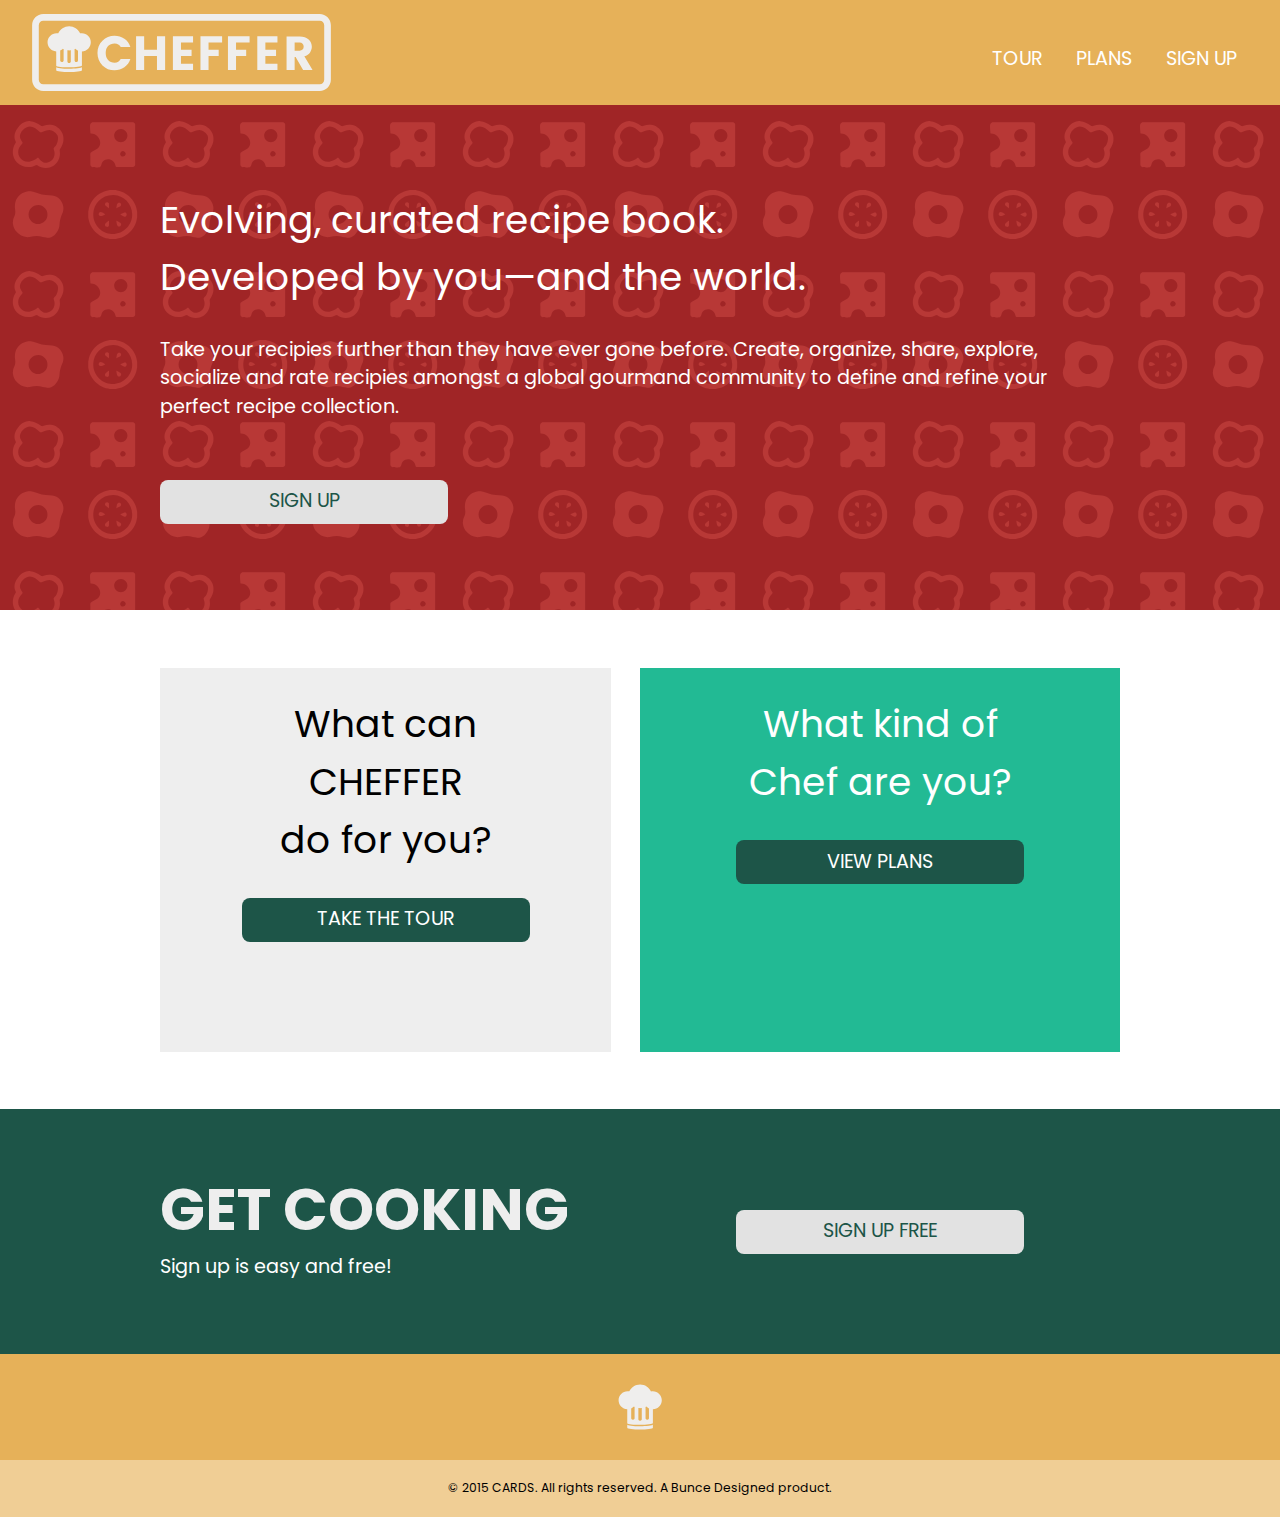
<file: index.html>
<!DOCTYPE html>
<html lang="en-ca">
<head>
	<meta charset="utf-8">
	<title>Cards Homepage</title>
	<meta name="handheldfriendly" content="true">
	<meta name="mobileoptimized" content="240">
	<meta name="viewport" content="width=device-width,initial-scale=1">
	<link href='https://fonts.googleapis.com/css?family=Poppins:400,700' rel='stylesheet' type='text/css'>
	<link href="css/modules.css" rel="stylesheet">
	<link href="css/grid.css" rel="stylesheet">
	<link href="css/type.css" rel="stylesheet">
	<link href="css/main.css" rel="stylesheet">
	<link href="css/color.css" rel="stylesheet">
</head>
<body class="">

<ul class="skip-links">
	<li><a href="#main">Skip to main content</a></li>
	<li><a href="#nav">Skip to navigation</a></li>
	<li><a href="#signup-bucket">Skip to sign up</a></li>
</ul>


<!-- nav -->
<header class="bg-yellow gutter pad-b-1-2 pad-t-1-2">
	<div class="grid grid-middle">
		<div class="unit  xs-1-4 s-1-4 m-1-4 l-1-4">
			<div class="embed embed--4by1">
				<a href="index.html"><img class="embed__item" src="images/logo-reversed.svg" alt=""></a>
			</div>
		</div>
		<nav class="unit xs-3-4 s-3-4 m-3-4 l-3-4" id="nav" role="navigation">
			<ol class="list-group list-group--inline pad-t-1-2 push-none text-right">
				<li><a class="icon-link white island-1-2" href="tour.html">TOUR</a></li>
				<li><a class="icon-link white island-1-2" href="plans.html">PLANS</a></li>
				<li><a class="icon-link white island-1-2 s-hide" href="signup.html">SIGN UP</a></li>
			</ol>
		</nav>
	</div>	
</header>

<main>

<!-- hero banner -->
	<section class="island banner white gradient">
		<div class="grid l-wrap">
			<div class="unit xs-1 s-1 m-1 l-1 tera">
				<p class="l-wrap pad-t-2">Evolving, curated recipe book.<span class="block">Developed by you—and the world.</span><p>
			</div>
			<div class="l-wrap">
				<div class="unit xs-1 s-1 m-1 l-1 l-wrap">
					<p class="push-2">Take your recipies further than they have ever gone before. Create, organize, share, explore, socialize and rate recipies amongst a global gourmand community to define and refine your perfect recipe collection.</p>
				</div>
				<div class="unit xs-1 s-1 m-1 l-1-3">
					<div class="grid" id="main">
						<div class="unit unit-xs-centered xs-1 s-1 m-1 l-1">
							<a class="btn btn--light push-2 d-green" href="signup.html">SIGN UP</a>
						</div>
					</div>
				</div>	
			</div>
		</div>
	</section>

<!-- buckets -->
	<section class="grid l-wrap">
		<div class="unit xs-1 s-1 m-1-2 l-1-2 text-center">
			<div class="bg-smoke bucket bucket--left">	
				<p class="pad-t tera">What can<span class="block">CHEFFER</span>do for you?</p>
				<a class="btn push bg-d-green" href="tour.html">TAKE THE TOUR</a>
			</div>		
		</div>
		<div class="unit xs-1 s-1 m-1-2 l-1-2 text-center">
			<div class="bg-l-green bucket">
				<p class="pad-t white tera">What kind of<span class="block">Chef are you?</span></p>
				<a class="btn push bg-d-green" href="plans.html">VIEW PLANS</a>
			</div>
		</div>
	</section>

<!-- prefooter -->
	<section class="bg-d-green island-2 prefooter" id="signup-bucket">
		<div class="grid grid-middle l-wrap">
			<div class="unit xs-1 s-1 m-1-2 l-1-2 ">
				<h2 class="push-0 exa smoke">GET COOKING</h2>
				<p class="push-1-2 white">Sign up is easy and free!</p>
			</div>
			<div class="unit xs-1 s-1 m-1-2 l-1-2 gutter-1-2 text-center">
				<a class="btn btn--light d-green" href="free-signup.html">SIGN UP FREE</a>
			</div>
		</div>
	</section>
</main>


<footer class="bg-yellow">
	<div class="grid">
		<div class="unit text-center xs-1 island">
			<a href="index.html"><img class="icon i--48 img-flex" src="images/logo-icon-reversed.svg" alt="back to top"></a>
		</div>
		<aside class="unit xs-1 bg-l-yellow island-1-2 text-center micro">© 2015 CARDS. All rights reserved. A Bunce Designed product.</aside>
	</div>
</footer>


</body>
</html>
</file>
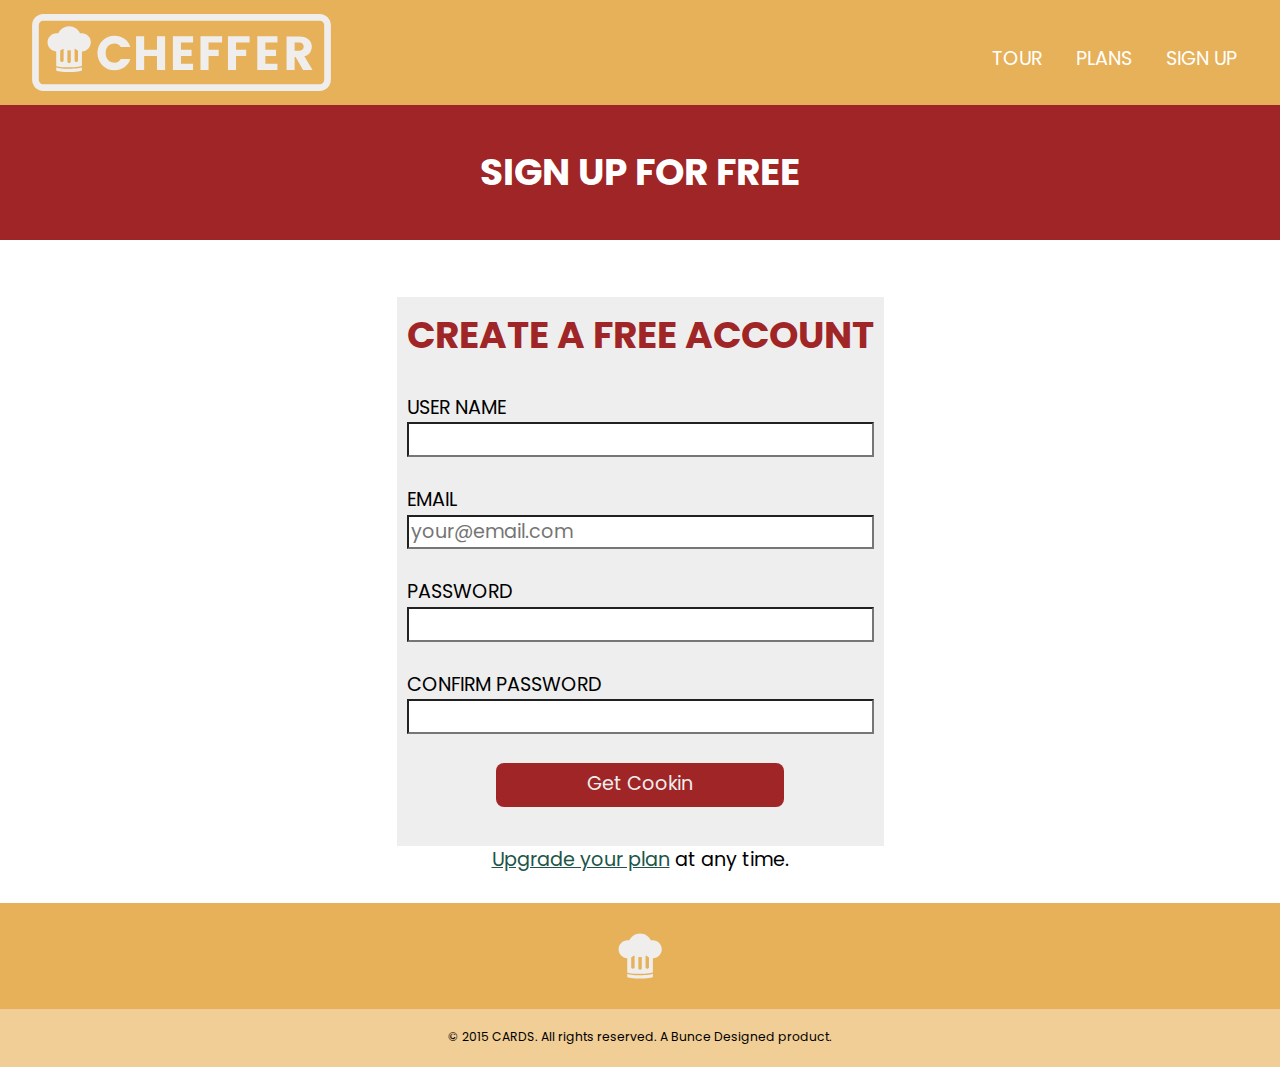
<file: free-signup.html>
<!DOCTYPE html>
<html lang="en-ca">
<head>
	<meta charset="utf-8">
	<title>Cards Free Signup</title>
	<meta name="handheldfriendly" content="true">
	<meta name="mobileoptimized" content="240">
	<meta name="viewport" content="width=device-width,initial-scale=1">
	<link href='https://fonts.googleapis.com/css?family=Poppins:400,700' rel='stylesheet' type='text/css'>
	<link href="css/modules.css" rel="stylesheet">
	<link href="css/grid.css" rel="stylesheet">
	<link href="css/type.css" rel="stylesheet">
	<link href="css/main.css" rel="stylesheet">
	<link href="css/color.css" rel="stylesheet">
</head>

<body>

<ul class="skip-links">
	<li><a href="#nav">Skip to navigation</a></li>
	<li><a href="#main">Skip to main content</a></li>
</ul>

<!-- nav -->
<header class="bg-yellow gutter pad-b-1-2 pad-t-1-2">
	<div class="grid grid-middle">
		<div class="unit  xs-1-4 s-1-4 m-1-4 l-1-4">
			<div class="embed embed--4by1">
				<a href="index.html" aria-label="Back to Homepage"><img class="embed__item" src="images/logo-reversed.svg" alt=""></a>
			</div>
		</div>
		<nav class="unit xs-3-4 s-3-4 m-3-4 l-3-4" id="nav" role="navigation">
			<ol class="list-group list-group--inline pad-t-1-2 push-none text-right">
				<li><a class="icon-link white island-1-2" href="tour.html">TOUR</a></li>
				<li><a class="icon-link white island-1-2" href="plans.html">PLANS</a></li>
				<li><a class="icon-link white island-1-2 s-hide" href="signup.html">SIGN UP</a></li>
			</ol>
		</nav>
	</div>	
</header>

	<main class="grid" role="main" id="main">
	
			<div class="unit xs-1 s-1 m-1 l-1 text-center bg-d-red pad-t header push-2" role="banner">
				<p class="white tera push-0">SIGN UP FOR FREE</p>
			</div>

			<div class="unit unit-xs-centered">
				<form class="grid bg-smoke m-wrap push">
					<h1 class="unit xs-1 tera d-red text-center">CREATE A FREE ACCOUNT</h1>

					<div class="unit xs-1 s-1 m-1 l-1">
						<label for="user-name">USER NAME</label>
						<input class="push text-input bg-white" type="text" id="user-name">
					</div>

					<div class="unit xs-1 s-1 m-1 l-1">
						<label for="email">EMAIL</label>
						<input class="push text-input bg-white" type="email" id="email" placeholder="your@email.com">
					</div>

					<div class="unit xs-1 s-1 m-1 l-1">
						<label for="password">PASSWORD</label>
						<input class="push text-input bg-white" type="password" id="password">
					</div>

					<div class="unit xs-1 s-1 m-1 l-1">
						<label for="confirm-password">CONFIRM PASSWORD</label>
						<input class="push text-input bg-white" type="password" id="confirm-password">
					</div>

					<div class="unit xs-1 s-1 m-1 l-1 text-center ">
						<button class="btn bg-d-red smoke push" type="submit">Get Cookin</button>
					</div>
				</form>
			</div>

			<p class="unit xs-1 s-1 m-1 l-1 text-center"><a href="signup.html" aria-label="Go to Premium Sign up Page">Upgrade your plan</a> at any time.</p> 
	</main>

	<footer class="bg-yellow" role="contentinfo">
		<div class="grid">
			<div class="unit text-center xs-1 island">
				<a href="index.html" aria-label="Back to Top"><img class="icon i--48 img-flex" src="images/logo-icon-reversed.svg" alt="back to top"></a>
			</div>
			<aside class="unit xs-1 bg-l-yellow island-1-2 text-center micro">© 2015 CARDS. All rights reserved. A Bunce Designed product.</aside>
		</div>
	</footer>
  
</body>
</html>
</file>
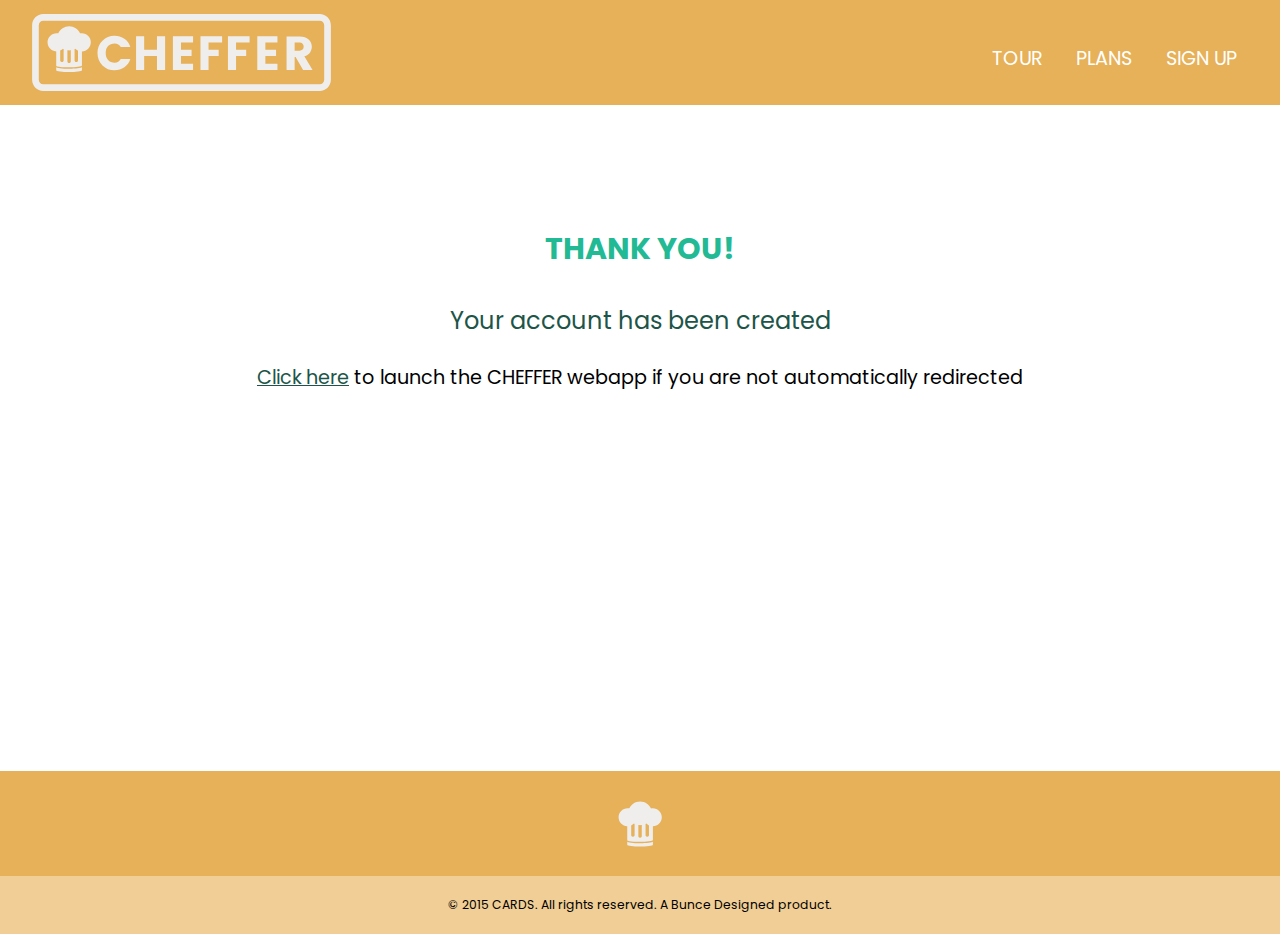
<file: thankyou.html>
<!DOCTYPE html>
<html lang="en-ca">
<head>
  <meta charset="utf-8">
	<title>CHEFFER thank you!</title>
	<meta name="handheldfriendly" content="true">
	<meta name="mobileoptimized" content="240">
	<meta name="viewport" content="width=device-width,initial-scale=1">
	<link href='https://fonts.googleapis.com/css?family=Poppins:400,700' rel='stylesheet' type='text/css'>
	<link href="css/modules.css" rel="stylesheet">
	<link href="css/grid.css" rel="stylesheet">
	<link href="css/type.css" rel="stylesheet">
	<link href="css/main.css" rel="stylesheet">
	<link href="css/color.css" rel="stylesheet">
</head>


<body>

<!-- nav -->
<header class="bg-yellow gutter pad-b-1-2 pad-t-1-2 push-2">
	<div class="grid grid-middle">
		<div class="unit  xs-1-4 s-1-4 m-1-4 l-1-4">
			<div class="embed embed--4by1">
				<a href="index.html"><img class="embed__item" src="images/logo-reversed.svg" alt=""></a>
			</div>
		</div>
		<nav class="unit xs-3-4 s-3-4 m-3-4 l-3-4" id="nav" role="navigation">
			<ol class="list-group list-group--inline pad-t-1-2 push-none text-right">
				<li><a class="icon-link white island-1-2" href="tour.html">TOUR</a></li>
				<li><a class="icon-link white island-1-2" href="plans.html">PLANS</a></li>
				<li><a class="icon-link white island-1-2 s-hide" href="signup.html">SIGN UP</a></li>
			</ol>
		</nav>
	</div>
</header>

<main class="grid text-center">
	<h1 class="unit xs-1 s-1 m-1 l-1 giga l-green pad-t-2">THANK YOU!</h1>
	<p class="unit xs-1 s-1 m-1 l-1 mega d-green">Your account has been created</p>
	<p class="unit xs-1 s-1 m-1 l-1 push-0"><a href="#">Click here</a> to launch the CHEFFER webapp if you are not automatically redirected</p>
	<div class="unit xs-1 s-1 m-1 l-1 push-2 pad-t-0">
		<div class="embed embed--4by1 xs-wrap">
			<img class="embed__item push-2" src="images/logo.svg" alt="">
		</div>
	</div>
</main>	

<footer class="bg-yellow">
	<div class="grid">
		<div class="unit text-center xs-1 island">
			<a href="index.html"><img class="icon i--48 img-flex" src="images/logo-icon-reversed.svg" alt="back to top"></a>
		</div>
		<aside class="unit xs-1 bg-l-yellow island-1-2 text-center micro">© 2015 CARDS. All rights reserved. A Bunce Designed product.</aside>
	</div>
</footer>
  
</body>
</html>
</file>
<file: css/modules.css>
/*!
 * Modulifier || Code released under the UNLICENSE
 * Code under other copyrights & licenses listed below.
 * http://modulifier.web-dev.tools/#responsive;images;list-group;embed;media-object;icons;hidden;positioning;buttons;forms;accessibility;print
 */

@-moz-viewport { width: device-width; scale: 1; }
@-ms-viewport { width: device-width; scale: 1; }
@-o-viewport { width: device-width; scale: 1; }
@-webkit-viewport { width: device-width; scale: 1; }
@viewport { width: device-width; scale: 1; }

html {
  box-sizing: border-box;
  -moz-text-size-adjust: 100%;
  -ms-text-size-adjust: 100%;
  -webkit-text-size-adjust: 100%;
  text-size-adjust: 100%;
}

*, *::before, *::after {
  box-sizing: inherit;
}

body {
  margin: 0;
}

article, aside, details, figcaption, figure,
footer, header, main, menu, nav, section, summary {
  display: block;
}

audio, canvas, progress, video {
  display: inline-block;
  vertical-align: baseline;
}

template {
  display: none;
}

img {
  border: 0;
}

.img-flex {
  display: block;
  width: 100%;
}

svg:not(:root) {
  overflow: hidden;
}

svg {
  fill: currentColor;
  stroke: currentColor;
}

.image-replacement, .ir {
  overflow: hidden;
  direction: ltr;
  text-align: left;
  text-indent: 100%;
  white-space: nowrap;
}

.list-group {
  padding-left: 0;
  list-style-type: none;
}

.list-group > dd {
  margin-left: 0;
}

.list-group--inline::before,
.list-group--inline::after {
  content: "";
  display: table;
}

.list-group--inline::after {
  clear: both;
}

.list-group--inline > li {
  display: inline-block;
}

.list-group--inline > dt {
  clear: left;
  float: left;
  width: 11em;
}

.list-group--inline > dd {
  float: left;
  min-width: 12em;
}

.embed {
  margin-left: 0;
  margin-right: 0;
  overflow: hidden;
  position: relative;
  width: 100%;
}

.embed--1by1 {
  padding-top: 100%; /* Square */
}

.embed--4by3 {
  padding-top: 75%; /* Traditional TV/computer screens */
}

.embed--2by1 {
  padding-top: 50%; /*custom*/
}

.embed--iso216 {
  padding-top: 70.92%; /* A-standard paper sizes */
}

.embed--3by2 {
  padding-top: 66.6%; /* Classic 35 mm film & most digital photos, landscape */
}

.embed--2by3 {
  padding-top: 150%; /* Classic 35 mm film & most digital photos, portrait */
}

.embed--golden {
  padding-top: 61.8%; /* The Golden Ratio */
}

.embed--16by9 {
  padding-top: 56.25%; /* HD TV */
}

.embed--185by100 {
  padding-top: 54.05%; /* Common widescreen cinema */
}

.embed--24by10 {
  padding-top: 41.667%; /* Widescreen cinema: 2.4:1 */;
}

.embed--3by1 {
  padding-top: 33.3333%; /* Panorama photos */
}

.embed--4by1 {
  padding-top: 25%; /* Polyvision */
}

.embed__item {
  height: 100%;
  left: 0;
  position: absolute;
  top: 0;
  width: 100%;
}

.media {
  overflow: hidden;
}

.media__img {
  float: left;
}

.media__img--reversed {
  float: right;
}

.media__img--stacked {
  float: none;
}

.media__body {
  overflow: hidden;
  min-width: 12em; /* Slightly less than 200px, responsiveness built in */
}

.icon {
  display: inline-block;
  position: relative;
  background: transparent none no-repeat center center;
  background-size: contain;
  vertical-align: middle;
}

.i--16 {
  height: 16px;
  width: 16px;
}

.i--18 {
  height: 18px;
  width: 18px;
}

.i--24 {
  height: 24px;
  width: 24px;
}

.i--32 {
  height: 32px;
  width: 32px;
}

.i--48 {
  height: 48px;
  width: 48px;
}

.i--64 {
  height: 64px;
  width: 64px;
}

.i--90 {
  height: 90px;
  width: 90px;
}

.icon svg {
  left: 0;
  height: 100%;
  position: absolute;
  top: 0;
  width: 100%;
}

.icon-label {
  vertical-align: middle;
}

.icon-link, .icon-link:hover {
  text-decoration: none;
}

[hidden], .hidden {
  display: none;
  visibility: hidden;
}

.visually-hidden {
  height: 1px;
  margin: -1px;
  overflow: hidden;
  padding: 0;
  position: absolute;
  width: 1px;
  border: 0;
  clip: rect(0 0 0 0);
}

.visually-hidden.focusable:active, .visually-hidden.focusable:focus {
  height: auto;
  margin: 0;
  overflow: visible;
  position: static;
  width: auto;
  clip: auto;
}

.invisible {
  visibility: hidden;
}

.truncate {
  max-width: 100%;
  overflow: hidden;
  width: 100%;
  text-overflow: ellipsis;
  white-space: nowrap;
}

.scrollable {
  max-width: 100%;
  overflow-x: auto;
  overflow-y: hidden;
  -webkit-overflow-scrolling: touch;
}

.center {
  margin-left: auto;
  margin-right: auto;
}

.clearfix::before, .clearfix::after {
  content: "";
  display: table;
}

.clearfix::after {
  clear: both;
}

.left {
  float: left;
}

.right {
  float: right;
}

.inline {
  display: inline;
}

.block {
  display: block;
}

.inline-block, .ib {
  display: inline-block;
}

.valign-top {
  vertical-align: top;
}

.valign-bottom {
  vertical-align: bottom;
}

.valign-middle {
  vertical-align: middle;
}

.fixed {
  position: fixed;
}

.relative {
  position: relative;
}

.absolute {
  position: absolute;
}

.static {
  position: static;
}

.zindex-1 {
  z-index: 1;
}

.zindex-2 {
  z-index: 2;
}

.zindex-3 {
  z-index: 3;
}

.pin-top-left, .pin-tl {
  top: 0;
  left: 0;
}

.pin-top-right, .pin-tr {
  top: 0;
  right: 0;
}

.pin-bottom-left, .pin-bl {
  bottom: 0;
  left: 0;
}

.pin-bottom-right, .pin-br {
  bottom: 0;
  right: 0;
}

.width-quarter, .w-1-4 {
  width: 25%;
}

.width-half, .w-1-2 {
  width: 50%;
}

.width-full, .w-1 {
  width: 100%;
}

.link-box {
  display: block;
  text-decoration: none;
}

.btn {
  display: inline-block;
  padding: 0.375em 0.75em 0.42em;
  background-color: #333;
  border-radius: 8px;
  border: 0;
  color: #fff;
  text-decoration: none;
  width: 15rem;
  text-align: center;
}


.btn:hover {
  background-color: #000;
  color: #fff;
}

.btn--light {
  background-color: #e2e2e2;
  color: #000;
}

.btn--light:hover {
  background-color: #000;
  color: #fff;
}

.btn--ghost {
  background-color: transparent;
  border: 3px solid #333;
  color: #000;
}

.btn--ghost:hover {
  border-color: #000;
}

label, .label-block {
  display: block;
  cursor: pointer;
}

input[type="checkbox"] + label,
input[type="radio"] + label,
.label-inline {
  display: inline-block;
}

/*!
 * (c) Nicolas Gallagher and Jonathan Neal of Normalize.css || MIT License
 *     https://necolas.github.io/normalize.css/
 */

button, input, optgroup, select, textarea {
  color: inherit;
  font: inherit;
  margin: 0;
}

button {
  overflow: visible;
}

button,
select {
  text-transform: none;
}

button,
html input[type="button"],
input[type="reset"],
input[type="submit"] {
  -webkit-appearance: button;
  cursor: pointer;
}

button[disabled],
html input[disabled] {
  cursor: default;
}

button::-moz-focus-inner,
input::-moz-focus-inner {
  border: 0;
  padding: 0;
}

input[type="checkbox"],
input[type="radio"] {
  padding: 0;
}

input[type="number"]::-webkit-inner-spin-button,
input[type="number"]::-webkit-outer-spin-button {
  height: auto;
}

input[type="search"] {
  -webkit-appearance: textfield;
}

input[type="search"]::-webkit-search-cancel-button,
input[type="search"]::-webkit-search-decoration {
  -webkit-appearance: none;
}

fieldset {
  border: 1px solid;
}

legend {
  border: 0;
  padding: 0;
}

textarea {
  overflow: auto;
}

optgroup {
  font-weight: bold;
}

/*! End Normalize.css code */

a:hover, a:active {
  outline: none;
}

a:focus, [tabindex="0"]:focus,
input:focus, textarea:focus, button:focus {
  outline: 3px solid #000;
  outline-offset: 3px;
}

.skip-links {
  margin: 0;
  padding: 0;
  list-style-type: none;
}

.skip-links a {
  padding: 0.5em 0.75em;
  position: absolute;
  top: -3em;
  z-index: 10000; /* To make sure they're always on top */
  background-color: #000;
  color: #fff;
  font-size: 1.125rem;
  font-weight: bold;
  text-decoration: none;
}

.skip-links a:focus {
  top: 0;
}

.print-only {
  display: none;
  visibility: hidden;
}

@media print {

  .no-print {
    display: none;
    visibility: hidden;
  }

  .print-only {
    display: block;
    visibility: visible;
  }

  /*!
   * (c) HTML5 Boilerplate || MIT License
   *     https://html5boilerplate.com/
   */

  *, *:before, *:after, *:first-letter, *:first-line {
    background: none transparent !important;
    color: #000 !important;
    box-shadow: none !important;
    text-shadow: none !important;
  }

  a, a:visited {
    text-decoration: underline;
  }

  a[href]:after {
    content: " (" attr(href) ")";
  }

  abbr[title]:after {
    content: " (" attr(title) ")";
  }

  a[href^="#"]:after,
  a[href^="javascript:"]:after {
    content: "";
  }

  pre, blockquote {
    page-break-inside: avoid;
  }

  thead {
    display: table-header-group;
  }

  tr, img {
    page-break-inside: avoid;
  }

  p, h1, h2, h3, h4, h5, h6 {
    orphans: 3;
    widows: 3;
  }

  h1, h2, h3, h4, h5, h6 {
    page-break-after: avoid;
  }

  /*! End HTML5 Boilerplate code */
}
</file>
<file: css/grid.css>
/*
  Gridifier || Code released under the UNLICENSE
  http://gridifier.web-dev.tools/#xs,4,0,0,0;s,4,25,0,0;m,4,38,1,1;l,4,60,1,1
*/

.grid {
  margin: 0;
  padding: 0;
  letter-spacing: -0.31em;
  text-rendering: optimizespeed;
  display: -webkit-flex;
  -webkit-flex-flow: row wrap;
  display: -ms-flexbox;
  -ms-flex-flow: row wrap;
  display: flex;
  flex-flow: row wrap;
}

.grid-bottom {
  -webkit-align-items: flex-end;
  -ms-align-items: flex-end;
  align-items: flex-end;
}

.grid-middle {
  -webkit-align-items: center;
  -ms-align-items: center;
  align-items: center;
}

.grid-stretch {
  -webkit-align-items: stretch;
  -ms-align-items: stretch;
  align-items: stretch;
}

.opera-only :-o-prefocus, .grid {
  word-spacing: -0.43em;
}

.unit {
  letter-spacing: normal;
  text-rendering: auto;
  vertical-align: top;
  word-spacing: normal;
  display: inline-block;
  visibility: visible;
}

.grid-bottom .unit {
  vertical-align: bottom;
}

.grid-middle .unit {
  vertical-align: middle;
}

[class*="unit-push-"],
[class*="unit-pull-"] {
  position: relative;
}

.unit-xs-hidden {
  display: none;
  visibility: hidden;
}

.unit-xs-centered {
  margin: 0 auto;
}

.unit-xs-1, .xs-1 {
  display: block;
  visibility: visible;
  width: 100%;
}

.unit-xs-1-2, .xs-1-2 {
  width: 50.0000%;
}

.unit-xs-1-3, .xs-1-3 {
  width: 33.3333%;
}

.unit-xs-2-3, .xs-2-3 {
  width: 66.6667%;
}

.unit-xs-1-4, .xs-1-4 {
  width: 25.0000%;
}

.unit-xs-3-4, .xs-3-4 {
  width: 75.0000%;
}

.unit-xs-1-2,.xs-1-2,.unit-xs-1-3,.xs-1-3,.unit-xs-2-3,.xs-2-3,.unit-xs-1-4,.xs-1-4,.unit-xs-3-4,.xs-3-4 {
  display: inline-block;
  visibility: visible;
}

@media only screen and (min-width: 25em) {

.unit-s-hidden {
  display: none;
  visibility: hidden;
}

.unit-s-centered {
  margin: 0 auto;
}

.unit-s-1, .s-1 {
  display: block;
  visibility: visible;
  width: 100%;
}

.unit-s-1-2, .s-1-2 {
  width: 50.0000%;
}

.unit-s-1-3, .s-1-3 {
  width: 33.3333%;
}

.unit-s-2-3, .s-2-3 {
  width: 66.6667%;
}

.unit-s-1-4, .s-1-4 {
  width: 25.0000%;
}

.unit-s-3-4, .s-3-4 {
  width: 75.0000%;
}

.unit-s-1-2,.s-1-2,.unit-s-1-3,.s-1-3,.unit-s-2-3,.s-2-3,.unit-s-1-4,.s-1-4,.unit-s-3-4,.s-3-4 {
  display: inline-block;
  visibility: visible;
}

}

@media only screen and (min-width: 38em) {

.unit-m-hidden {
  display: none;
  visibility: hidden;
}

.unit-m-centered {
  margin: 0 auto;
}

.unit-m-1, .m-1 {
  display: block;
  visibility: visible;
  width: 100%;
}

.unit-offset-m-0 {
  margin-left: 0;
}

.unit-push-m-0,
.unit-pull-m-0 {
  left: 0;
}

.unit-m-1-2, .m-1-2 {
  width: 50.0000%;
}

.unit-offset-m-1-2 {
  margin-left: 50.0000%;
}

.unit-push-m-1-2 {
  left: 50.0000%;
}

.unit-pull-m-1-2 {
  left: -50.0000%;
}

.unit-m-1-3, .m-1-3 {
  width: 33.3333%;
}

.unit-offset-m-1-3 {
  margin-left: 33.3333%;
}

.unit-push-m-1-3 {
  left: 33.3333%;
}

.unit-pull-m-1-3 {
  left: -33.3333%;
}

.unit-m-2-3, .m-2-3 {
  width: 66.6667%;
}

.unit-offset-m-2-3 {
  margin-left: 66.6667%;
}

.unit-push-m-2-3 {
  left: 66.6667%;
}

.unit-pull-m-2-3 {
  left: -66.6667%;
}

.unit-m-1-4, .m-1-4 {
  width: 25.0000%;
}

.unit-offset-m-1-4 {
  margin-left: 25.0000%;
}

.unit-push-m-1-4 {
  left: 25.0000%;
}

.unit-pull-m-1-4 {
  left: -25.0000%;
}

.unit-m-3-4, .m-3-4 {
  width: 75.0000%;
}

.unit-offset-m-3-4 {
  margin-left: 75.0000%;
}

.unit-push-m-3-4 {
  left: 75.0000%;
}

.unit-pull-m-3-4 {
  left: -75.0000%;
}

.unit-m-1-2,.m-1-2,.unit-m-1-3,.m-1-3,.unit-m-2-3,.m-2-3,.unit-m-1-4,.m-1-4,.unit-m-3-4,.m-3-4 {
  display: inline-block;
  visibility: visible;
}

}

@media only screen and (min-width: 60em) {

.unit-l-hidden {
  display: none;
  visibility: hidden;
}

.unit-l-centered {
  margin: 0 auto;
}

.unit-l-1, .l-1 {
  display: block;
  visibility: visible;
  width: 100%;
}

.unit-offset-l-0 {
  margin-left: 0;
}

.unit-push-l-0,
.unit-pull-l-0 {
  left: 0;
}

.unit-l-1-2, .l-1-2 {
  width: 50.0000%;
}

.unit-offset-l-1-2 {
  margin-left: 50.0000%;
}

.unit-push-l-1-2 {
  left: 50.0000%;
}

.unit-pull-l-1-2 {
  left: -50.0000%;
}

.unit-l-1-3, .l-1-3 {
  width: 33.3333%;
}

.unit-offset-l-1-3 {
  margin-left: 33.3333%;
}

.unit-push-l-1-3 {
  left: 33.3333%;
}

.unit-pull-l-1-3 {
  left: -33.3333%;
}

.unit-l-2-3, .l-2-3 {
  width: 66.6667%;
}

.unit-offset-l-2-3 {
  margin-left: 66.6667%;
}

.unit-push-l-2-3 {
  left: 66.6667%;
}

.unit-pull-l-2-3 {
  left: -66.6667%;
}

.unit-l-1-4, .l-1-4 {
  width: 25.0000%;
}

.unit-offset-l-1-4 {
  margin-left: 25.0000%;
}

.unit-push-l-1-4 {
  left: 25.0000%;
}

.unit-pull-l-1-4 {
  left: -25.0000%;
}

.unit-l-3-4, .l-3-4 {
  width: 75.0000%;
}

.unit-offset-l-3-4 {
  margin-left: 75.0000%;
}

.unit-push-l-3-4 {
  left: 75.0000%;
}

.unit-pull-l-3-4 {
  left: -75.0000%;
}

.unit-l-1-2,.l-1-2,.unit-l-1-3,.l-1-3,.unit-l-2-3,.l-2-3,.unit-l-1-4,.l-1-4,.unit-l-3-4,.l-3-4 {
  display: inline-block;
  visibility: visible;
}

}

.unit-content-distribute {
  display: -ms-flexbox;
  display: -webkit-flex;
  display: flex;
  -ms-flex-direction: column;
  -webkit-flex-direction: column;
  flex-direction: column;
  -ms-flex-pack: justify;
  -webkit-justify-content: space-between;
  justify-content: space-between;
}

.content-fill {
  -ms-flex-grow: 2;
  -webkit-flex-grow: 2;
  flex-grow: 2;
  max-width: 100%; /* @bugfix: IE 10, 11 */
}

.content-shrink {
  -ms-align-self: center;
  -webkit-align-self: center;
  align-self: center;
}
</file>
<file: css/type.css>
/*
  Typografier || Code released under the UNLICENSE
  http://typografier.web-dev.tools/#0,100,1.3,1.067;38,110,1.4,1.200;60,120,1.5,1.250;90,130,1.5,1.333
*/

html {
  font-size: 100%;
  line-height: 1.3;
}

a {
  background-color: transparent;
}

sub, sup {
  font-size: 75%;
  line-height: 1px;
  position: relative;
  vertical-align: baseline;
}

sup {
  top: -0.5em;
}

sub {
  bottom: -0.25em;
}

pre, code, kbd, samp {
  font-size: 100%;
}

abbr[title] {
  border-bottom: 1px dotted;
  text-decoration: none;
}

b, strong {
  font-weight: bold;
}

dfn, caption {
  font-style: italic;
}

hr {
  border: 0;
  border-top: 1px solid;
  height: 0;
}

table {
  border-collapse: collapse;
  border-spacing: 0;
  width: 100%;
}

th, td {
  border-bottom: 1px solid;
  text-align: left;
}

thead th {
  vertical-align: bottom;
}

.text-left {
  text-align: left;
}

.text-right {
  text-align: right;
}

.text-center {
  text-align: center;
}

.normal {
  font-weight: normal;
}

.bold {
  font-weight: bold;
}

.italic {
  font-style: italic;
}

.text-upper {
  text-transform: uppercase;
}

.text-lower {
  text-transform: lowercase;
}

h1, h2, h3, h4, h5, h6,
p, ul, ol, dl, dd, figure,
blockquote, details, hr,
fieldset, pre, table {
  margin: 0 0 1.3rem;
}

.yotta {
  font-size: 1.5745rem;
  line-height: 1.6513;
}

.zetta {
  font-size: 1.4757rem;
  line-height: 1.7619;
}

h1, .exa {
  font-size: 1.3830rem;
  line-height: 1.8800;
}

h2, .peta {
  font-size: 1.2962rem;
  line-height: 1.0030;
}

h3, .tera {
  font-size: 1.2148rem;
  line-height: 1.0702;
}

h4, .giga {
  font-size: 1.1385rem;
  line-height: 1.1419;
}

h5, .mega {
  font-size: 1.0670rem;
  line-height: 1.2184;
}

h6, .kilo, input, textarea {
  font-size: 1.0000rem;
  line-height: 1.3000;
}

small, .milli {
  font-size: 0.9372rem;
  line-height: 1.3871;
}

.micro {
  font-size: 0.8784rem;
  line-height: 1.4800;
}

.push {
  margin-bottom: 1.3rem;
}

.push-none, .push-0 {
  margin-bottom: 0;
}

.push-double, .push-2 {
  margin-bottom: 2.6000rem;
}

.push-half, .push-1-2 {
  margin-bottom: 0.6500rem;
}

.push-quarter, .push-1-4 {
  margin-bottom: 0.3250rem;
}

.push-right-quarter, .push-r-1-4 {
  margin-right: 0.3250rem;
}

.push-right-half, .push-r-1-2 {
  margin-right: 0.6500rem;
}

.push-right, .push-r {
  margin-right: 1.3rem;
}

.pad-top, .pad-t {
  padding-top: 1.3rem;
}

.pad-bottom, .pad-b {
  padding-bottom: 1.3rem;
}

.pad-top-double, .pad-t-2 {
  padding-top: 2.6000rem;
}

.pad-bottom-double, .pad-b-2 {
  padding-bottom: 2.6000rem;
}

.pad-top-half, .pad-t-1-2 {
  padding-top: 0.6500rem;
}

.pad-bottom-half, .pad-b-1-2 {
  padding-bottom: 0.6500rem;
}

.pad-top-quarter, .pad-t-1-4 {
  padding-top: 0.3250rem;
}

.pad-bottom-quarter, .pad-b-1-4 {
  padding-bottom: 0.3250rem;
}

.island {
  padding: 1.3rem;
}

.island-double, .island-2 {
  padding: 2.6000rem;
}

.island-half, .island-1-2 {
  padding: 0.6500rem;
}

.island-quarter, .island-1-4,
td, th, fieldset {
  padding: 0.3250rem;
}

.gutter {
  padding-left: 1.3rem;
  padding-right: 1.3rem;
}

.gutter-double, .gutter-2 {
  padding-left: 2.6000rem;
  padding-right: 2.6000rem;
}

.gutter-half, .gutter-1-2 {
  padding-left: 0.6500rem;
  padding-right: 0.6500rem;
}

.gutter-quarter, .gutter-1-4 {
  padding-left: 0.3250rem;
  padding-right: 0.3250rem;
}

@media only screen and (min-width: 38em) {

html {
  font-size: 110%;
  line-height: 1.4;
}

h1, h2, h3, h4, h5, h6,
p, ul, ol, dl, dd, figure,
blockquote, details, hr,
fieldset, pre, table {
  margin: 0 0 1.4rem;
}

.yotta {
  font-size: 3.5832rem;
  line-height: 1.1721;
}

.zetta {
  font-size: 2.9860rem;
  line-height: 1.4066;
}

h1, .exa {
  font-size: 2.4883rem;
  line-height: 1.1253;
}

h2, .peta {
  font-size: 2.0736rem;
  line-height: 1.3503;
}

h3, .tera {
  font-size: 1.7280rem;
  line-height: 1.6204;
}

h4, .giga {
  font-size: 1.4400rem;
  line-height: 1.9444;
}

h5, .mega {
  font-size: 1.2000rem;
  line-height: 1.1667;
}

h6, .kilo, input, textarea {
  font-size: 1.0000rem;
  line-height: 1.4000;
}

small, .milli {
  font-size: 0.8333rem;
  line-height: 1.6800;
}

.micro {
  font-size: 0.6944rem;
  line-height: 2.0160;
}

.push {
  margin-bottom: 1.4rem;
}

.push-none, .push-0 {
  margin-bottom: 0;
}

.push-double, .push-2 {
  margin-bottom: 2.8000rem;
}

.push-half, .push-1-2 {
  margin-bottom: 0.7000rem;
}

.push-quarter, .push-1-4 {
  margin-bottom: 0.3500rem;
}

.push-right-quarter, .push-r-1-4 {
  margin-right: 0.3500rem;
}

.push-right-half, .push-r-1-2 {
  margin-right: 0.7000rem;
}

.push-right, .push-r {
  margin-right: 1.4rem;
}

.pad-top, .pad-t {
  padding-top: 1.4rem;
}

.pad-bottom, .pad-b {
  padding-bottom: 1.4rem;
}

.pad-top-double, .pad-t-2 {
  padding-top: 2.8000rem;
}

.pad-bottom-double, .pad-b-2 {
  padding-bottom: 2.8000rem;
}

.pad-top-half, .pad-t-1-2 {
  padding-top: 0.7000rem;
}

.pad-bottom-half, .pad-b-1-2 {
  padding-bottom: 0.7000rem;
}

.pad-top-quarter, .pad-t-1-4 {
  padding-top: 0.3500rem;
}

.pad-bottom-quarter, .pad-b-1-4 {
  padding-bottom: 0.3500rem;
}

.island {
  padding: 1.4rem;
}

.island-double, .island-2 {
  padding: 2.8000rem;
}

.island-half, .island-1-2 {
  padding: 0.7000rem;
}

.island-quarter, .island-1-4,
td, th, fieldset {
  padding: 0.3500rem;
}

.gutter {
  padding-left: 1.4rem;
  padding-right: 1.4rem;
}

.gutter-double, .gutter-2 {
  padding-left: 2.8000rem;
  padding-right: 2.8000rem;
}

.gutter-half, .gutter-1-2 {
  padding-left: 0.7000rem;
  padding-right: 0.7000rem;
}

.gutter-quarter, .gutter-1-4 {
  padding-left: 0.3500rem;
  padding-right: 0.3500rem;
}

}

@media only screen and (min-width: 60em) {

html {
  font-size: 120%;
  line-height: 1.5;
}

h1, h2, h3, h4, h5, h6,
p, ul, ol, dl, dd, figure,
blockquote, details, hr,
fieldset, pre, table {
  margin: 0 0 1.5rem;
}

.yotta {
  font-size: 4.7684rem;
  line-height: 1.2583;
}

.zetta {
  font-size: 3.8147rem;
  line-height: 1.1796;
}

h1, .exa {
  font-size: 3.0518rem;
  line-height: 1.4746;
}

h2, .peta {
  font-size: 2.4414rem;
  line-height: 1.2288;
}

h3, .tera {
  font-size: 1.9531rem;
  line-height: 1.5360;
}

h4, .giga {
  font-size: 1.5625rem;
  line-height: 1.9200;
}

h5, .mega {
  font-size: 1.2500rem;
  line-height: 1.2000;
}

h6, .kilo, input, textarea {
  font-size: 1.0000rem;
  line-height: 1.5000;
}

small, .milli {
  font-size: 0.8000rem;
  line-height: 1.8750;
}

.micro {
  font-size: 0.6400rem;
  line-height: 2.3438;
}

.push {
  margin-bottom: 1.5rem;
}

.push-none, .push-0 {
  margin-bottom: 0;
}

.push-double, .push-2 {
  margin-bottom: 3.0000rem;
}

.push-half, .push-1-2 {
  margin-bottom: 0.7500rem;
}

.push-quarter, .push-1-4 {
  margin-bottom: 0.3750rem;
}

.push-right-quarter, .push-r-1-4 {
  margin-right: 0.3750rem;
}

.push-right-half, .push-r-1-2 {
  margin-right: 0.7500rem;
}

.push-right, .push-r {
  margin-right: 1.5rem;
}

.pad-top, .pad-t {
  padding-top: 1.5rem;
}

.pad-bottom, .pad-b {
  padding-bottom: 1.5rem;
}

.pad-top-double, .pad-t-2 {
  padding-top: 3.0000rem;
}

.pad-bottom-double, .pad-b-2 {
  padding-bottom: 3.0000rem;
}

.pad-top-half, .pad-t-1-2 {
  padding-top: 0.7500rem;
}

.pad-bottom-half, .pad-b-1-2 {
  padding-bottom: 0.7500rem;
}

.pad-top-quarter, .pad-t-1-4 {
  padding-top: 0.3750rem;
}

.pad-bottom-quarter, .pad-b-1-4 {
  padding-bottom: 0.3750rem;
}

.island {
  padding: 1.5rem;
}

.island-double, .island-2 {
  padding: 3.0000rem;
}

.island-half, .island-1-2 {
  padding: 0.7500rem;
}

.island-quarter, .island-1-4,
td, th, fieldset {
  padding: 0.3750rem;
}

.gutter {
  padding-left: 1.5rem;
  padding-right: 1.5rem;
}

.gutter-double, .gutter-2 {
  padding-left: 3.0000rem;
  padding-right: 3.0000rem;
}

.gutter-half, .gutter-1-2 {
  padding-left: 0.7500rem;
  padding-right: 0.7500rem;
}

.gutter-quarter, .gutter-1-4 {
  padding-left: 0.3750rem;
  padding-right: 0.3750rem;
}

}

@media only screen and (min-width: 90em) {

html {
  font-size: 130%;
  line-height: 1.5;
}

h1, h2, h3, h4, h5, h6,
p, ul, ol, dl, dd, figure,
blockquote, details, hr,
fieldset, pre, table {
  margin: 0 0 1.5rem;
}

.yotta {
  font-size: 7.4784rem;
  line-height: 1.0029;
}

.zetta {
  font-size: 5.6102rem;
  line-height: 1.0695;
}

h1, .exa {
  font-size: 4.2087rem;
  line-height: 1.0692;
}

h2, .peta {
  font-size: 3.1573rem;
  line-height: 1.4253;
}

h3, .tera {
  font-size: 2.3686rem;
  line-height: 1.2666;
}

h4, .giga {
  font-size: 1.7769rem;
  line-height: 1.6883;
}

h5, .mega {
  font-size: 1.3330rem;
  line-height: 1.1253;
}

h6, .kilo, input, textarea {
  font-size: 1.0000rem;
  line-height: 1.5000;
}

small, .milli {
  font-size: 0.7502rem;
  line-height: 1.9995;
}

.micro {
  font-size: 0.5628rem;
  line-height: 2.6653;
}

.push {
  margin-bottom: 1.5rem;
}

.push-none, .push-0 {
  margin-bottom: 0;
}

.push-double, .push-2 {
  margin-bottom: 3.0000rem;
}

.push-half, .push-1-2 {
  margin-bottom: 0.7500rem;
}

.push-quarter, .push-1-4 {
  margin-bottom: 0.3750rem;
}

.push-right-quarter, .push-r-1-4 {
  margin-right: 0.3750rem;
}

.push-right-half, .push-r-1-2 {
  margin-right: 0.7500rem;
}

.push-right, .push-r {
  margin-right: 1.5rem;
}

.pad-top, .pad-t {
  padding-top: 1.5rem;
}

.pad-bottom, .pad-b {
  padding-bottom: 1.5rem;
}

.pad-top-double, .pad-t-2 {
  padding-top: 3.0000rem;
}

.pad-bottom-double, .pad-b-2 {
  padding-bottom: 3.0000rem;
}

.pad-top-half, .pad-t-1-2 {
  padding-top: 0.7500rem;
}

.pad-bottom-half, .pad-b-1-2 {
  padding-bottom: 0.7500rem;
}

.pad-top-quarter, .pad-t-1-4 {
  padding-top: 0.3750rem;
}

.pad-bottom-quarter, .pad-b-1-4 {
  padding-bottom: 0.3750rem;
}

.island {
  padding: 1.5rem;
}

.island-double, .island-2 {
  padding: 3.0000rem;
}

.island-half, .island-1-2 {
  padding: 0.7500rem;
}

.island-quarter, .island-1-4,
td, th, fieldset {
  padding: 0.3750rem;
}

.gutter {
  padding-left: 1.5rem;
  padding-right: 1.5rem;
}

.gutter-double, .gutter-2 {
  padding-left: 3.0000rem;
  padding-right: 3.0000rem;
}

.gutter-half, .gutter-1-2 {
  padding-left: 0.7500rem;
  padding-right: 0.7500rem;
}

.gutter-quarter, .gutter-1-4 {
  padding-left: 0.3750rem;
  padding-right: 0.3750rem;
}

}
</file>
<file: css/main.css>
/*
SIZES
@media only screen and (min-width: 25em) 
@media only screen and (min-width: 38em)
@media only screen and (min-width: 60em)
*/

html{
	font-family: 'Poppins', sans-serif;
}

/*utilities*/

	/* 
		s-hide: visually hides things on small screen up to 25em;
		l-wrap: max-width of 60em to wrap things after l breakpoint;
		margin-auto: Centers horizontally;
		max-7: max-width of 7rem;
	*/


/*s-hide*/
@media only screen and (max-width: 25em){
	.s-hide{
		height: 1px;
		margin: -1px;
		overflow: hidden;
		padding: 0;
		position: absolute;
		width: 1px;
		border: 0;
		clip: rect(0 0 0 0);
	}
}

/*l-wrap*/
.l-wrap{
	display: block;
	max-width: 50rem;
	margin: 0 auto;
}

/*m-wrap*/
.m-wrap{
	max-width: 30rem;
	display: block;
	margin: 0 auto;
}

.s-wrap{
	max-width: 25rem;
	display: block;
	margin: 0 auto;
}

.xs-wrap{
	max-width: 15rem;
	display: block;
	margin: 0 auto;
}



/*margin-auto*/
.margin-auto{
	display: block;
	margin-left:auto;
	margin-right:auto;
}







/*fake field box*/

.field{
	display: inline-block;
	background-color: #fff;
	border-radius: 8px;
	color: grey;
	text-align: center;
	padding: 0.375em 0.75em 0.42em;
	margin: 1rem;
}

@media only screen and (min-width: 60em){
	.field{
		margin: 0;
	}
}


/*SPECIFIC CLASS STYLES*/

/*hero banner on homepage*/

.banner{
	background-image: url("../images/pattern.svg");
	background-size: 150px;
	background-repeat: repeat;
	background-color: #a02526;
}





/* header banners */

.header{
	font-weight: 700;
	padding: .5rem;
}



@media only screen and (min-width: 25em){
	.header{
		padding: 1rem;
	}
}


@media only screen and (min-width: 38em){
	.header{
		padding: 1.5rem;
	}
}

@media only screen and (min-width: 60em){
	.header{
		padding: 2rem;
	}
}




/*buckets on homepage*/

.bucket{
	min-height: 20rem;
}

@media only screen and (min-width: 60em){
	.bucket{
		margin-bottom: 3rem;
		margin-top: 3rem;
	}

	.bucket--left{
		margin-right: 1.5rem;
	}
}

.prefooter{
	padding-top: 3rem;
	padding-bottom: 3rem;
}




/*feature box on tour page*/


.feature{
	padding-top: 3rem;
	padding-bottom: 3rem;
}

@media only screen and (min-width: 60em){
	.feature{
		width: 60rem;
	}
}



/*form styling*/

form{
	border: solid 10px #eee;
}

input{
	box-shadow: inset 0px 0px 0px 0px;
}

.text-input{
	background-color: #eee;
	width: 100%;
}

.radio-input{
	display: inline-block;
}

@media only screen and (max-width: 25em){
	.radio-input{
		display: block;
	}
}

.select{
	width: 100%;
	background-color: #eee;
	border: solid 1px #eee;
}

.select-light{
	width: 100%;
	background-color: #fff;
	border: solid 1px #eee;
}

fieldset{
	border: 0px;
}

.fieldset{
	border: solid 1px #eee;
}


/*links*/

a{
	color: #1d5548;
}
</file>
<file: css/color.css>
/*
light red #cd4b45
dark red #a02526
light green #22ba94
dark green #1d5548
yellow #e6b159
smoke #eee*/

/*Background brand colours*/

.bg-l-red{
	background-color: #cd4b45;
}

.bg-d-red{
	background-color: #a02526
}

.bg-l-green{
	background-color: #22ba94;
}

.bg-d-green{
	background-color: #1d5548;
}

.bg-l-yellow{
	background-color: #f0ce95;
}

.bg-yellow{
	background-color: #e6b159;
}

.bg-smoke{
	background-color: #eee;
}

.bg-white{
	background-color: #fff
}

/*Text brand colours*/

.l-red{
	color: #cd4b45;
}

.d-red{
	color: #a02526
}

.l-green{
	color: #22ba94;
}

.d-green{
	color: #1d5548;
}

.yellow{
	color: #e6b159;
}

.smoke{
	color: #eee;
}


/*Background colours, shades of grey light to dark from 1 to 5*/

.bg-1{
	background-color: #F0F0F0;
}

.bg-2{
	background-color: #D0D0D0;
}

.bg-3{
	background-color: #B0B0B0;
}

.bg-4{
	background-color: #787878;
}

.bg-5{
	background-color: #202020;
}

/*text colours*/

.white{
	color: #fff;
}

.black{
	color: #000;
}

.current{
	color: #787878
}

/*Background Patterns*/

.bg-pattern-yellow{
	background-image: url("../images/pattern-yellow.svg");
	background-size: 150px;
	background-repeat: repeat;
}

.bg-pattern-green{
	background-image: url("../images/pattern-green.svg");
	background-size: 200px;
	background-repeat: repeat;
}
</file>
